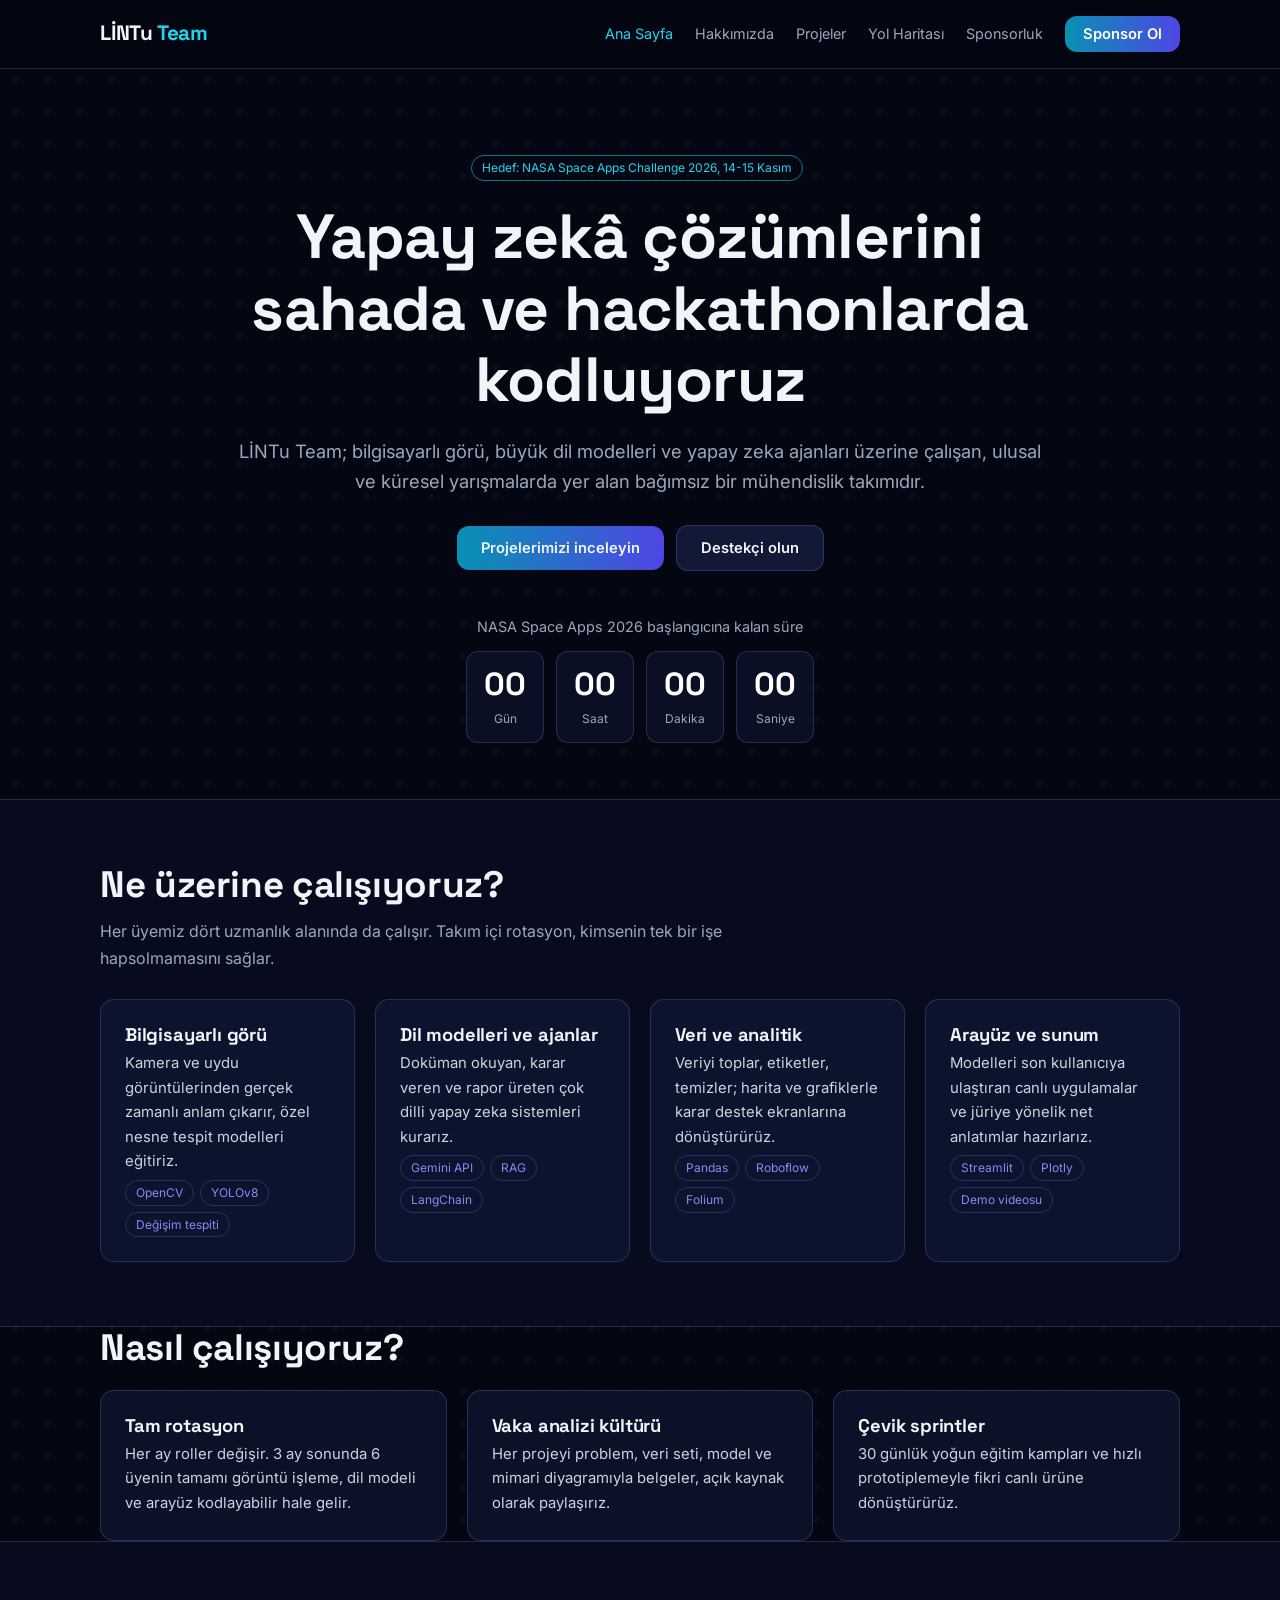
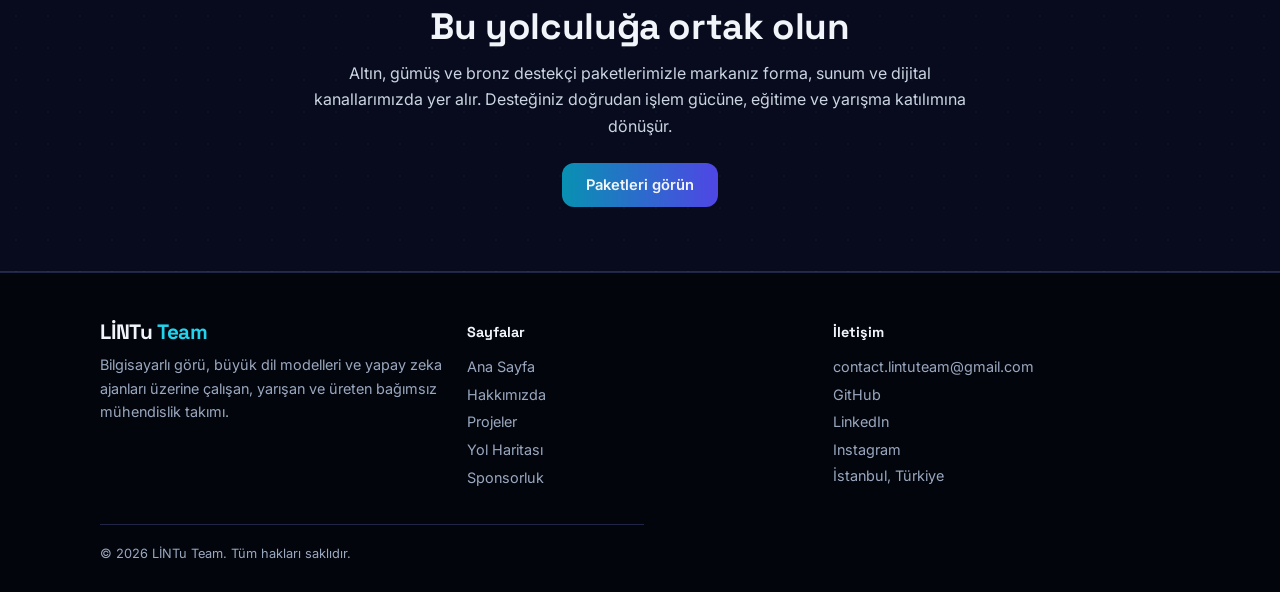
<file: index.html>
<!DOCTYPE html><html lang="tr"><head><meta charset="utf-8"><meta name="viewport" content="width=device-width,initial-scale=1"><link rel="preconnect" href="https://fonts.googleapis.com"><link href="https://fonts.googleapis.com/css2?family=Inter:wght@400;600&family=Space+Grotesk:wght@500;700&display=swap" rel="stylesheet"><link rel="stylesheet" href="style.css"><title>LİNTu Team | Yapay Zeka ve Mühendislik Takımı</title><meta name="description" content="LİNTu Team: NASA Space Apps, YTÜ Hackathon ve küresel yarışmalarda bilgisayarlı görü ve dil modelleri geliştiren 6 kişilik yapay zeka takımı."></head><body data-p="index"><div id="hd"></div><main>
<section class="hero w c"><span class="tag go">Hedef: NASA Space Apps Challenge 2026, 14-15 Kasım</span>
<h1 style="margin-top:20px">Yapay zekâ çözümlerini<br>sahada ve hackathonlarda kodluyoruz</h1>
<p class="lead mu">LİNTu Team; bilgisayarlı görü, büyük dil modelleri ve yapay zeka ajanları üzerine çalışan, ulusal ve küresel yarışmalarda yer alan bağımsız bir mühendislik takımıdır.</p>
<a class="btn p" href="projeler.html">Projelerimizi inceleyin</a><a class="btn" href="sponsorluk.html">Destekçi olun</a>
<p class="mu" style="margin-top:44px;font-size:.9rem">NASA Space Apps 2026 başlangıcına kalan süre</p><div id="cd" aria-live="off"></div></section>
<section class="alt"><div class="w"><h2>Ne üzerine çalışıyoruz?</h2><p class="mu">Her üyemiz dört uzmanlık alanında da çalışır. Takım içi rotasyon, kimsenin tek bir işe hapsolmamasını sağlar.</p>
<div class="g g4" style="margin-top:28px">
<div class="card"><h3>Bilgisayarlı görü</h3><p>Kamera ve uydu görüntülerinden gerçek zamanlı anlam çıkarır, özel nesne tespit modelleri eğitiriz.</p><span class="tag">OpenCV</span><span class="tag">YOLOv8</span><span class="tag">Değişim tespiti</span></div>
<div class="card"><h3>Dil modelleri ve ajanlar</h3><p>Doküman okuyan, karar veren ve rapor üreten çok dilli yapay zeka sistemleri kurarız.</p><span class="tag">Gemini API</span><span class="tag">RAG</span><span class="tag">LangChain</span></div>
<div class="card"><h3>Veri ve analitik</h3><p>Veriyi toplar, etiketler, temizler; harita ve grafiklerle karar destek ekranlarına dönüştürürüz.</p><span class="tag">Pandas</span><span class="tag">Roboflow</span><span class="tag">Folium</span></div>
<div class="card"><h3>Arayüz ve sunum</h3><p>Modelleri son kullanıcıya ulaştıran canlı uygulamalar ve jüriye yönelik net anlatımlar hazırlarız.</p><span class="tag">Streamlit</span><span class="tag">Plotly</span><span class="tag">Demo videosu</span></div></div></div></section>
<section class="w"><h2>Nasıl çalışıyoruz?</h2><div class="g g3" style="margin-top:20px">
<div class="card"><h3>Tam rotasyon</h3><p>Her ay roller değişir. 3 ay sonunda 6 üyenin tamamı görüntü işleme, dil modeli ve arayüz kodlayabilir hale gelir.</p></div>
<div class="card"><h3>Vaka analizi kültürü</h3><p>Her projeyi problem, veri seti, model ve mimari diyagramıyla belgeler, açık kaynak olarak paylaşırız.</p></div>
<div class="card"><h3>Çevik sprintler</h3><p>30 günlük yoğun eğitim kampları ve hızlı prototiplemeyle fikri canlı ürüne dönüştürürüz.</p></div></div></section>
<section class="alt c"><div class="w"><h2>Bu yolculuğa ortak olun</h2><p>Altın, gümüş ve bronz destekçi paketlerimizle markanız forma, sunum ve dijital kanallarımızda yer alır. Desteğiniz doğrudan işlem gücüne, eğitime ve yarışma katılımına dönüşür.</p><a class="btn p" style="margin-top:24px" href="sponsorluk.html">Paketleri görün</a></div></section>
</main><div id="ft"></div><script src="site.js"></script></body></html>
</file>
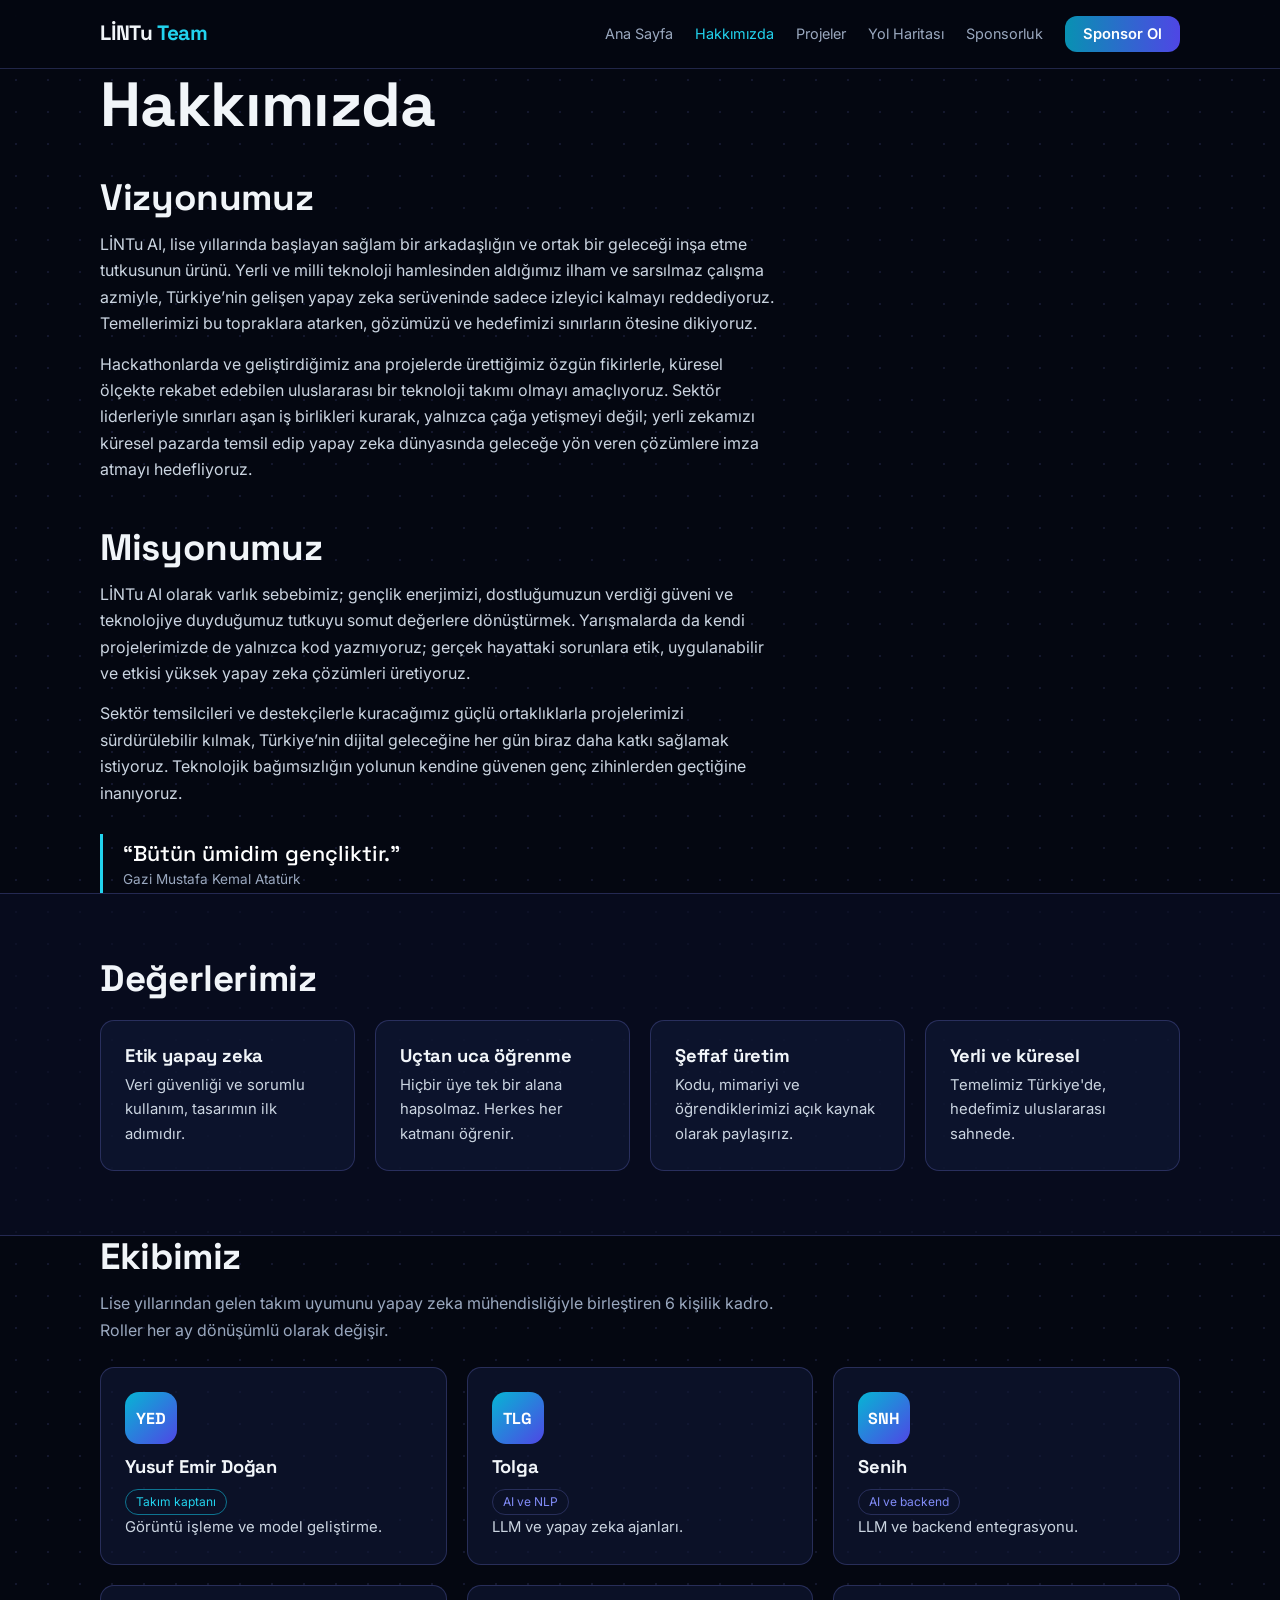
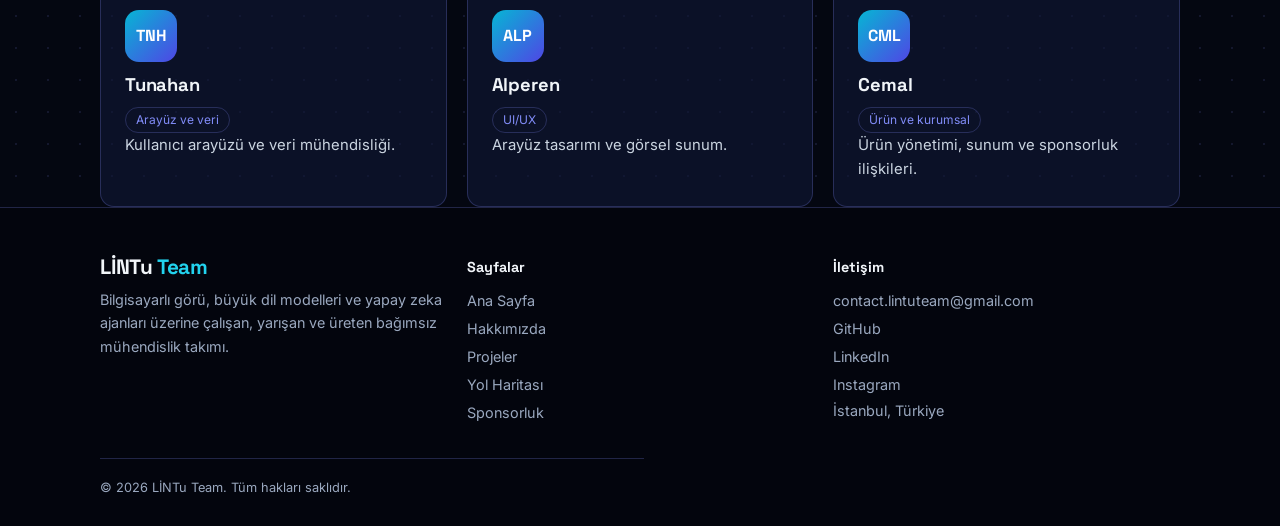
<file: hakkimizda.html>
<!DOCTYPE html><html lang="tr"><head><meta charset="utf-8"><meta name="viewport" content="width=device-width,initial-scale=1"><link rel="preconnect" href="https://fonts.googleapis.com"><link href="https://fonts.googleapis.com/css2?family=Inter:wght@400;600&family=Space+Grotesk:wght@500;700&display=swap" rel="stylesheet"><link rel="stylesheet" href="style.css"><title>Hakkımızda | LİNTu Team</title><meta name="description" content="LİNTu Team'in vizyonu, misyonu, değerleri ve 6 kişilik kadrosu."></head><body data-p="hakkimizda"><div id="hd"></div><main>
<section class="w"><h1>Hakkımızda</h1><h2 style="margin-top:36px">Vizyonumuz</h2>
<p>LİNTu AI, lise yıllarında başlayan sağlam bir arkadaşlığın ve ortak bir geleceği inşa etme tutkusunun ürünü. Yerli ve milli teknoloji hamlesinden aldığımız ilham ve sarsılmaz çalışma azmiyle, Türkiye’nin gelişen yapay zeka serüveninde sadece izleyici kalmayı reddediyoruz. Temellerimizi bu topraklara atarken, gözümüzü ve hedefimizi sınırların ötesine dikiyoruz.</p>
<p style="margin-top:14px">Hackathonlarda ve geliştirdiğimiz ana projelerde ürettiğimiz özgün fikirlerle, küresel ölçekte rekabet edebilen uluslararası bir teknoloji takımı olmayı amaçlıyoruz. Sektör liderleriyle sınırları aşan iş birlikleri kurarak, yalnızca çağa yetişmeyi değil; yerli zekamızı küresel pazarda temsil edip yapay zeka dünyasında geleceğe yön veren çözümlere imza atmayı hedefliyoruz.</p>
<h2 style="margin-top:44px">Misyonumuz</h2>
<p>LİNTu AI olarak varlık sebebimiz; gençlik enerjimizi, dostluğumuzun verdiği güveni ve teknolojiye duyduğumuz tutkuyu somut değerlere dönüştürmek. Yarışmalarda da kendi projelerimizde de yalnızca kod yazmıyoruz; gerçek hayattaki sorunlara etik, uygulanabilir ve etkisi yüksek yapay zeka çözümleri üretiyoruz.</p>
<p style="margin-top:14px">Sektör temsilcileri ve destekçilerle kuracağımız güçlü ortaklıklarla projelerimizi sürdürülebilir kılmak, Türkiye’nin dijital geleceğine her gün biraz daha katkı sağlamak istiyoruz. Teknolojik bağımsızlığın yolunun kendine güvenen genç zihinlerden geçtiğine inanıyoruz.</p>
<blockquote class="q">“Bütün ümidim gençliktir.”<small>Gazi Mustafa Kemal Atatürk</small></blockquote></section>
<section class="alt"><div class="w"><h2>Değerlerimiz</h2><div class="g g4" style="margin-top:20px">
<div class="card"><h3>Etik yapay zeka</h3><p>Veri güvenliği ve sorumlu kullanım, tasarımın ilk adımıdır.</p></div>
<div class="card"><h3>Uçtan uca öğrenme</h3><p>Hiçbir üye tek bir alana hapsolmaz. Herkes her katmanı öğrenir.</p></div>
<div class="card"><h3>Şeffaf üretim</h3><p>Kodu, mimariyi ve öğrendiklerimizi açık kaynak olarak paylaşırız.</p></div>
<div class="card"><h3>Yerli ve küresel</h3><p>Temelimiz Türkiye'de, hedefimiz uluslararası sahnede.</p></div></div></div></section>
<section class="w"><h2>Ekibimiz</h2><p class="mu">Lise yıllarından gelen takım uyumunu yapay zeka mühendisliğiyle birleştiren 6 kişilik kadro. Roller her ay dönüşümlü olarak değişir.</p>
<div class="g g3" style="margin-top:24px">
<div class="card"><div class="av">YED</div><h3>Yusuf Emir Doğan</h3><span class="tag go">Takım kaptanı</span><p>Görüntü işleme ve model geliştirme.</p></div>
<div class="card"><div class="av">TLG</div><h3>Tolga</h3><span class="tag">AI ve NLP</span><p>LLM ve yapay zeka ajanları.</p></div>
<div class="card"><div class="av">SNH</div><h3>Senih</h3><span class="tag">AI ve backend</span><p>LLM ve backend entegrasyonu.</p></div>
<div class="card"><div class="av">TNH</div><h3>Tunahan</h3><span class="tag">Arayüz ve veri</span><p>Kullanıcı arayüzü ve veri mühendisliği.</p></div>
<div class="card"><div class="av">ALP</div><h3>Alperen</h3><span class="tag">UI/UX</span><p>Arayüz tasarımı ve görsel sunum.</p></div>
<div class="card"><div class="av">CML</div><h3>Cemal</h3><span class="tag">Ürün ve kurumsal</span><p>Ürün yönetimi, sunum ve sponsorluk ilişkileri.</p></div></div></section>
</main><div id="ft"></div><script src="site.js"></script></body></html>
</file>
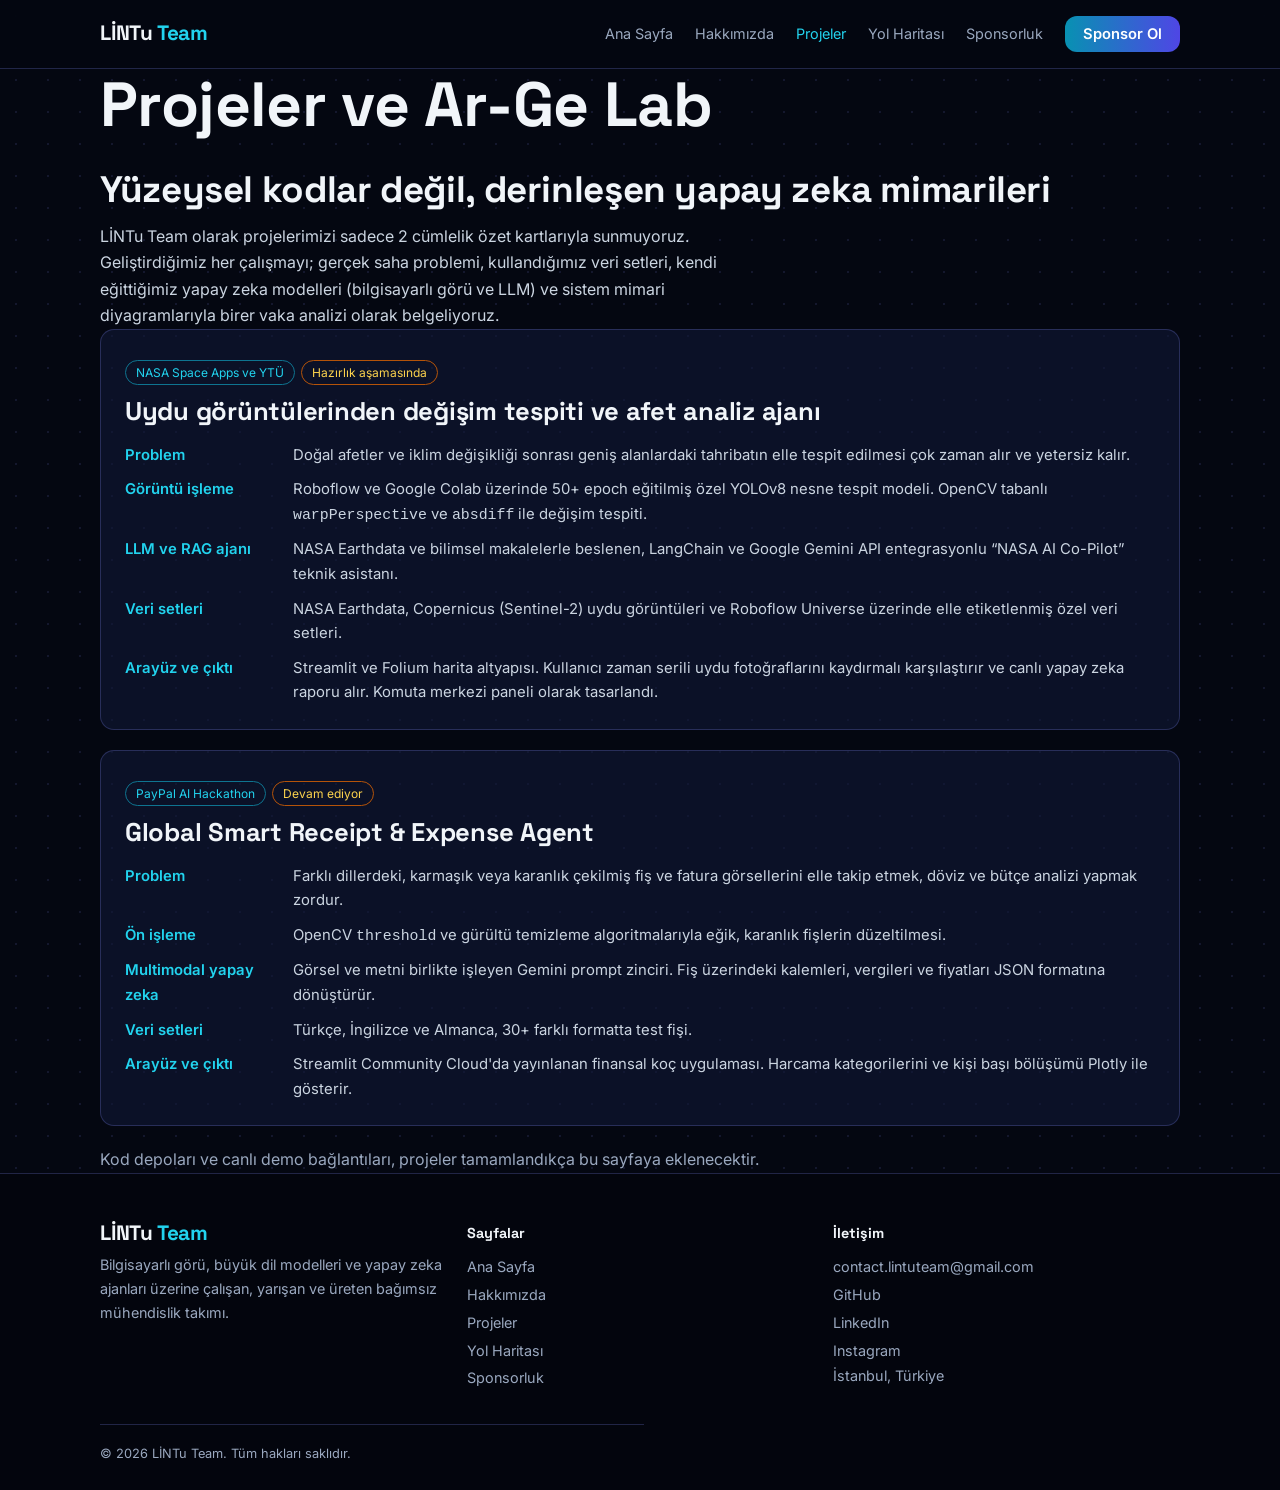
<file: projeler.html>
<!DOCTYPE html><html lang="tr"><head><meta charset="utf-8"><meta name="viewport" content="width=device-width,initial-scale=1"><link rel="preconnect" href="https://fonts.googleapis.com"><link href="https://fonts.googleapis.com/css2?family=Inter:wght@400;600&family=Space+Grotesk:wght@500;700&display=swap" rel="stylesheet"><link rel="stylesheet" href="style.css"><title>Projeler ve Ar-Ge Lab | LİNTu Team</title><meta name="description" content="LİNTu Team projeleri: uydu görüntülerinden değişim tespiti ve çok dilli akıllı fiş ajanı vaka analizleri."></head><body data-p="projeler"><div id="hd"></div><main>
<section class="w"><h1>Projeler ve Ar-Ge Lab</h1><h2 style="margin-top:28px">Yüzeysel kodlar değil, derinleşen yapay zeka mimarileri</h2>
<p>LİNTu Team olarak projelerimizi sadece 2 cümlelik özet kartlarıyla sunmuyoruz. Geliştirdiğimiz her çalışmayı; gerçek saha problemi, kullandığımız veri setleri, kendi eğittiğimiz yapay zeka modelleri (bilgisayarlı görü ve LLM) ve sistem mimari diyagramlarıyla birer vaka analizi olarak belgeliyoruz.</p></section>
<section class="w" style="padding-top:0"><div class="g">
<article class="card"><span class="tag go">NASA Space Apps ve YTÜ</span><span class="tag wip">Hazırlık aşamasında</span><h2 style="margin-top:12px;font-size:1.6rem">Uydu görüntülerinden değişim tespiti ve afet analiz ajanı</h2>
<dl><dt>Problem</dt><dd>Doğal afetler ve iklim değişikliği sonrası geniş alanlardaki tahribatın elle tespit edilmesi çok zaman alır ve yetersiz kalır.</dd>
<dt>Görüntü işleme</dt><dd>Roboflow ve Google Colab üzerinde 50+ epoch eğitilmiş özel YOLOv8 nesne tespit modeli. OpenCV tabanlı <code>warpPerspective</code> ve <code>absdiff</code> ile değişim tespiti.</dd>
<dt>LLM ve RAG ajanı</dt><dd>NASA Earthdata ve bilimsel makalelerle beslenen, LangChain ve Google Gemini API entegrasyonlu “NASA AI Co-Pilot” teknik asistanı.</dd>
<dt>Veri setleri</dt><dd>NASA Earthdata, Copernicus (Sentinel-2) uydu görüntüleri ve Roboflow Universe üzerinde elle etiketlenmiş özel veri setleri.</dd>
<dt>Arayüz ve çıktı</dt><dd>Streamlit ve Folium harita altyapısı. Kullanıcı zaman serili uydu fotoğraflarını kaydırmalı karşılaştırır ve canlı yapay zeka raporu alır. Komuta merkezi paneli olarak tasarlandı.</dd></dl></article>
<article class="card"><span class="tag go">PayPal AI Hackathon</span><span class="tag wip">Devam ediyor</span><h2 style="margin-top:12px;font-size:1.6rem">Global Smart Receipt & Expense Agent</h2>
<dl><dt>Problem</dt><dd>Farklı dillerdeki, karmaşık veya karanlık çekilmiş fiş ve fatura görsellerini elle takip etmek, döviz ve bütçe analizi yapmak zordur.</dd>
<dt>Ön işleme</dt><dd>OpenCV <code>threshold</code> ve gürültü temizleme algoritmalarıyla eğik, karanlık fişlerin düzeltilmesi.</dd>
<dt>Multimodal yapay zeka</dt><dd>Görsel ve metni birlikte işleyen Gemini prompt zinciri. Fiş üzerindeki kalemleri, vergileri ve fiyatları JSON formatına dönüştürür.</dd>
<dt>Veri setleri</dt><dd>Türkçe, İngilizce ve Almanca, 30+ farklı formatta test fişi.</dd>
<dt>Arayüz ve çıktı</dt><dd>Streamlit Community Cloud'da yayınlanan finansal koç uygulaması. Harcama kategorilerini ve kişi başı bölüşümü Plotly ile gösterir.</dd></dl></article>
</div><p class="mu" style="margin-top:20px">Kod depoları ve canlı demo bağlantıları, projeler tamamlandıkça bu sayfaya eklenecektir.</p></section>
</main><div id="ft"></div><script src="site.js"></script></body></html>
</file>
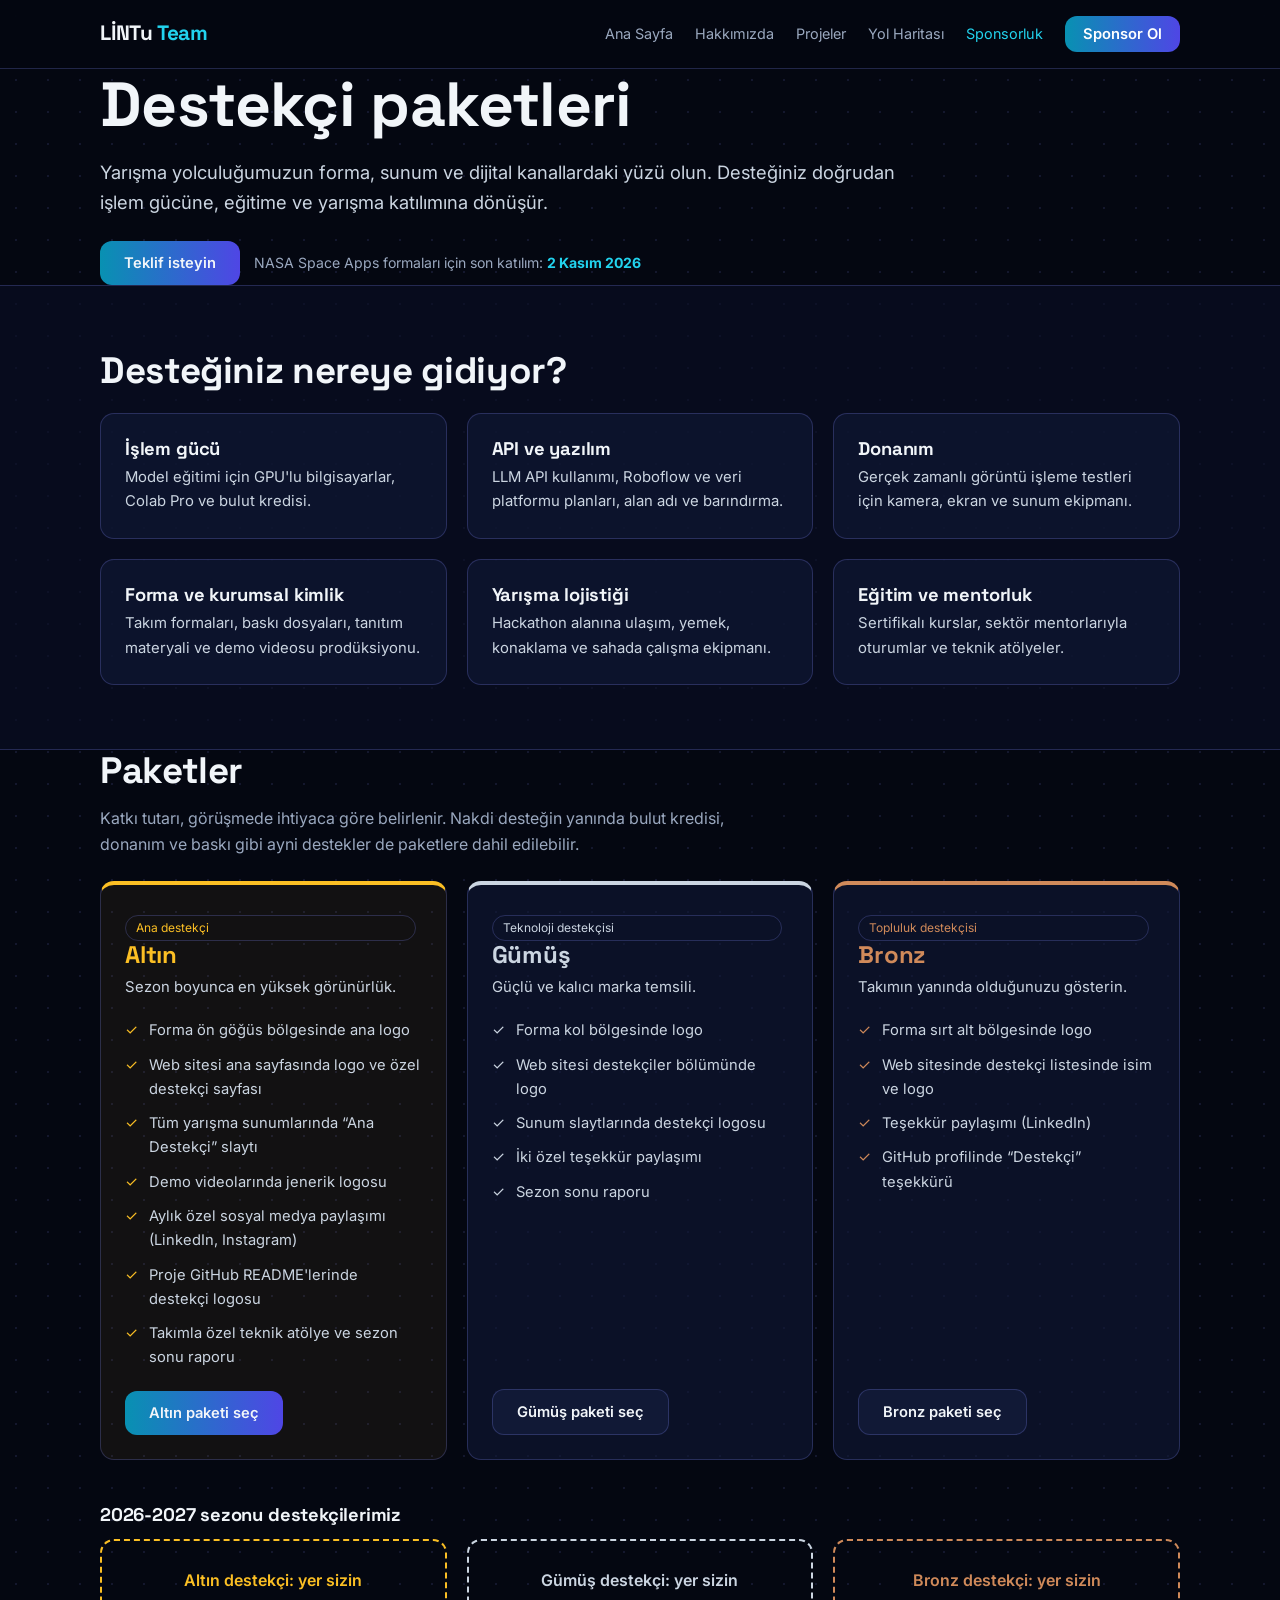
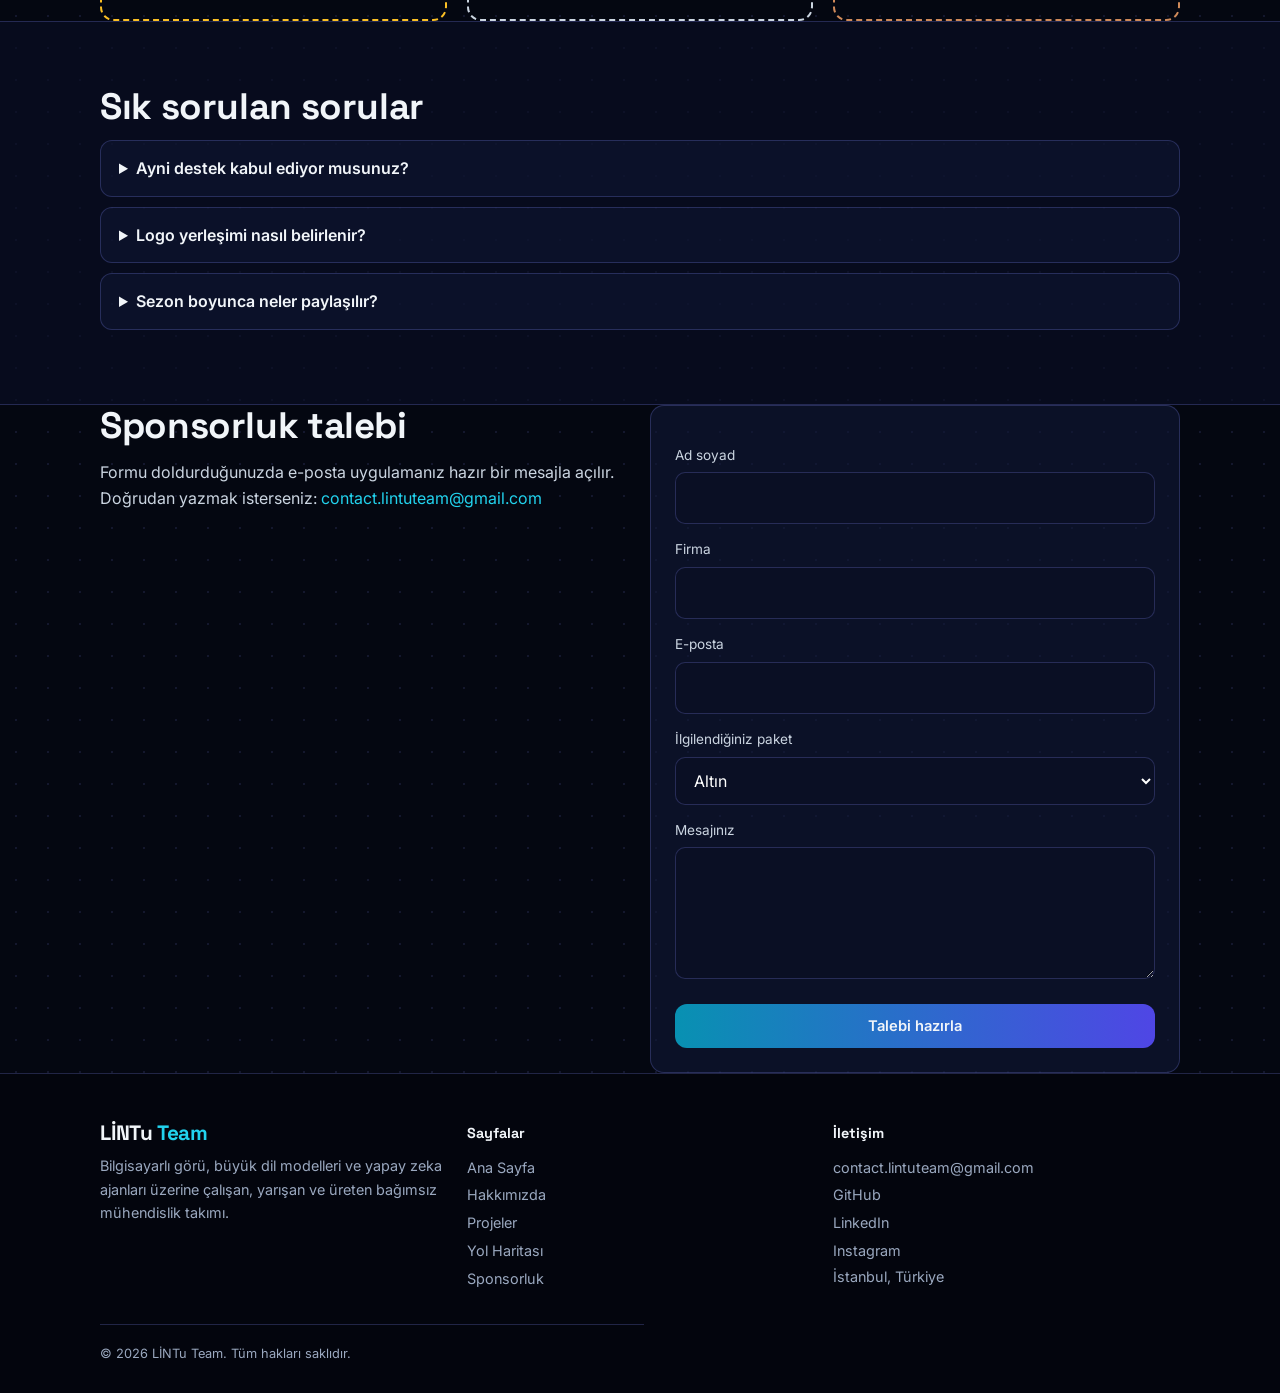
<file: sponsorluk.html>
<!DOCTYPE html><html lang="tr"><head><meta charset="utf-8"><meta name="viewport" content="width=device-width,initial-scale=1"><link rel="preconnect" href="https://fonts.googleapis.com"><link href="https://fonts.googleapis.com/css2?family=Inter:wght@400;600&family=Space+Grotesk:wght@500;700&display=swap" rel="stylesheet"><link rel="stylesheet" href="style.css"><title>Sponsorluk ve Destekçi Paketleri | LİNTu Team</title><meta name="description" content="LİNTu Team altın, gümüş ve bronz destekçi paketleri. Forma, sunum ve dijital kanallarda marka görünürlüğü."></head><body data-p="sponsorluk"><div id="hd"></div><main>
<section class="w"><h1>Destekçi paketleri</h1><p class="lead">Yarışma yolculuğumuzun forma, sunum ve dijital kanallardaki yüzü olun. Desteğiniz doğrudan işlem gücüne, eğitime ve yarışma katılımına dönüşür.</p>
<a class="btn p" style="margin-top:24px" href="#basvuru">Teklif isteyin</a> <span class="mu" style="margin-left:10px;font-size:.88rem">NASA Space Apps formaları için son katılım: <b style="color:var(--cy)">2 Kasım 2026</b></span></section>
<section class="alt"><div class="w"><h2>Desteğiniz nereye gidiyor?</h2><div class="g g3" style="margin-top:20px">
<div class="card"><h3>İşlem gücü</h3><p>Model eğitimi için GPU'lu bilgisayarlar, Colab Pro ve bulut kredisi.</p></div>
<div class="card"><h3>API ve yazılım</h3><p>LLM API kullanımı, Roboflow ve veri platformu planları, alan adı ve barındırma.</p></div>
<div class="card"><h3>Donanım</h3><p>Gerçek zamanlı görüntü işleme testleri için kamera, ekran ve sunum ekipmanı.</p></div>
<div class="card"><h3>Forma ve kurumsal kimlik</h3><p>Takım formaları, baskı dosyaları, tanıtım materyali ve demo videosu prodüksiyonu.</p></div>
<div class="card"><h3>Yarışma lojistiği</h3><p>Hackathon alanına ulaşım, yemek, konaklama ve sahada çalışma ekipmanı.</p></div>
<div class="card"><h3>Eğitim ve mentorluk</h3><p>Sertifikalı kurslar, sektör mentorlarıyla oturumlar ve teknik atölyeler.</p></div></div></div></section>
<section class="w"><h2>Paketler</h2><p class="mu">Katkı tutarı, görüşmede ihtiyaca göre belirlenir. Nakdi desteğin yanında bulut kredisi, donanım ve baskı gibi ayni destekler de paketlere dahil edilebilir.</p>
<div class="g g3" style="margin-top:24px">
<div class="card tier gold"><span class="tag" style="color:var(--gold)">Ana destekçi</span><h3>Altın</h3><p>Sezon boyunca en yüksek görünürlük.</p><ul class="ck"><li>Forma ön göğüs bölgesinde ana logo</li><li>Web sitesi ana sayfasında logo ve özel destekçi sayfası</li><li>Tüm yarışma sunumlarında “Ana Destekçi” slaytı</li><li>Demo videolarında jenerik logosu</li><li>Aylık özel sosyal medya paylaşımı (LinkedIn, Instagram)</li><li>Proje GitHub README'lerinde destekçi logosu</li><li>Takımla özel teknik atölye ve sezon sonu raporu</li></ul><div class="f"><a class="btn p" href="#basvuru">Altın paketi seç</a></div></div>
<div class="card tier silver"><span class="tag" style="color:var(--sil)">Teknoloji destekçisi</span><h3>Gümüş</h3><p>Güçlü ve kalıcı marka temsili.</p><ul class="ck"><li>Forma kol bölgesinde logo</li><li>Web sitesi destekçiler bölümünde logo</li><li>Sunum slaytlarında destekçi logosu</li><li>İki özel teşekkür paylaşımı</li><li>Sezon sonu raporu</li></ul><div class="f"><a class="btn" href="#basvuru">Gümüş paketi seç</a></div></div>
<div class="card tier bronze"><span class="tag" style="color:var(--bro)">Topluluk destekçisi</span><h3>Bronz</h3><p>Takımın yanında olduğunuzu gösterin.</p><ul class="ck"><li>Forma sırt alt bölgesinde logo</li><li>Web sitesinde destekçi listesinde isim ve logo</li><li>Teşekkür paylaşımı (LinkedIn)</li><li>GitHub profilinde “Destekçi” teşekkürü</li></ul><div class="f"><a class="btn" href="#basvuru">Bronz paketi seç</a></div></div></div>
<h3 style="margin-top:44px">2026-2027 sezonu destekçilerimiz</h3><div class="g g3" style="margin-top:14px"><div class="slot gold">Altın destekçi: yer sizin</div><div class="slot silver">Gümüş destekçi: yer sizin</div><div class="slot bronze">Bronz destekçi: yer sizin</div></div></section>
<section class="alt"><div class="w"><h2>Sık sorulan sorular</h2>
<details><summary>Ayni destek kabul ediyor musunuz?</summary><p>Evet. GPU, bulut veya API kredisi, donanım ve baskı hizmetleri değerine göre uygun pakete denk getirilir.</p></details>
<details><summary>Logo yerleşimi nasıl belirlenir?</summary><p>Yerleşim, paket seviyesine göre sponsorla birlikte kararlaştırılır. Forma baskısından önce tasarım onayınıza sunulur.</p></details>
<details><summary>Sezon boyunca neler paylaşılır?</summary><p>Yarışma sonuçları, proje çıktıları ve sezon sonu raporu düzenli olarak destekçilerle paylaşılır.</p></details></div></section>
<section class="w" id="basvuru"><div class="g g2"><div><h2>Sponsorluk talebi</h2><p>Formu doldurduğunuzda e-posta uygulamanız hazır bir mesajla açılır. Doğrudan yazmak isterseniz: <a href="mailto:contact.lintuteam@gmail.com" style="color:var(--cy)">contact.lintuteam@gmail.com</a></p></div>
<form id="fm" class="card"><label for="ad">Ad soyad</label><input id="ad" name="ad" required><label for="firma">Firma</label><input id="firma" name="firma" required><label for="mail">E-posta</label><input id="mail" name="mail" type="email" required><label for="paket">İlgilendiğiniz paket</label><select id="paket" name="paket"><option>Altın</option><option>Gümüş</option><option>Bronz</option><option>Ayni destek</option><option>Henüz karar vermedim</option></select><label for="msg">Mesajınız</label><textarea id="msg" name="msg" rows="4" required></textarea><button class="btn p" style="margin-top:18px;width:100%" type="submit">Talebi hazırla</button></form></div></section>
</main><div id="ft"></div><script src="site.js"></script></body></html>
</file>
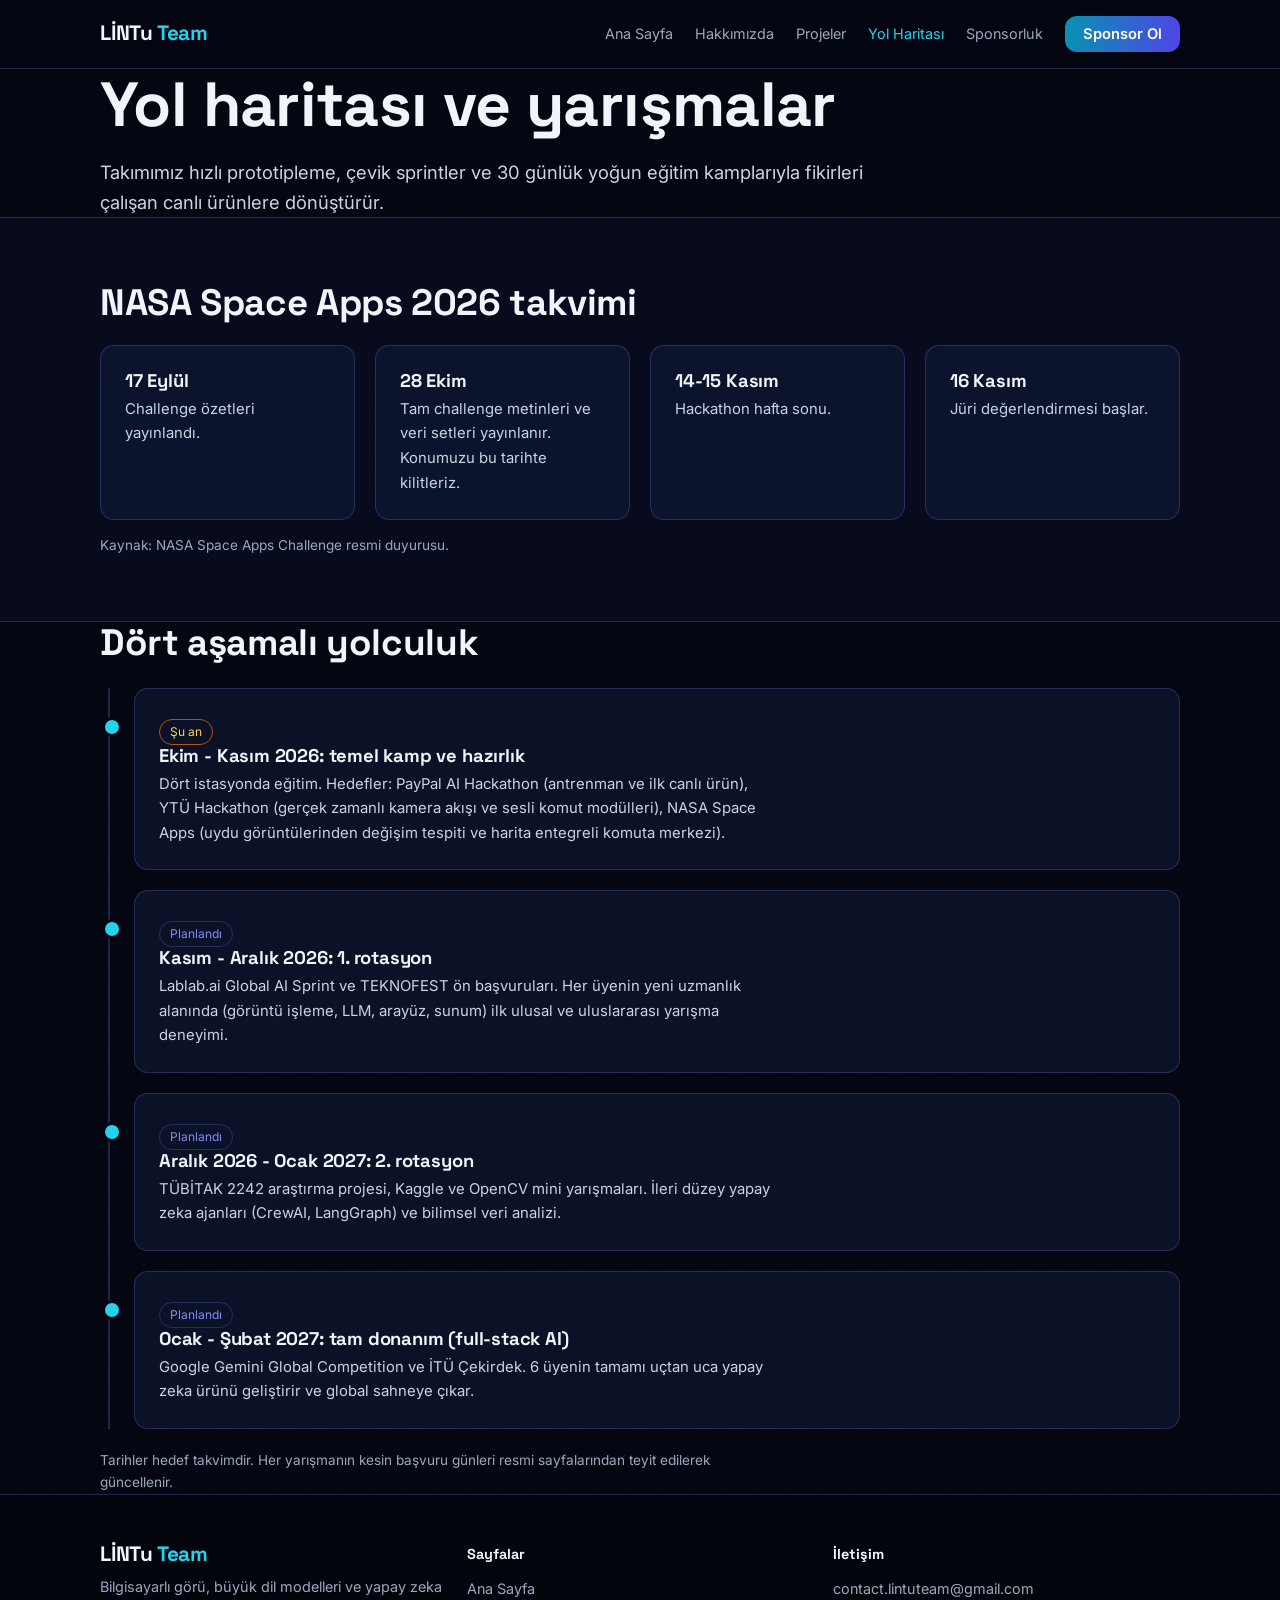
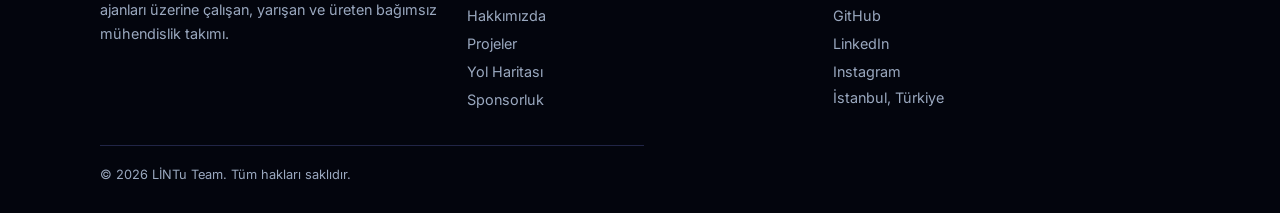
<file: yol-haritasi.html>
<!DOCTYPE html><html lang="tr"><head><meta charset="utf-8"><meta name="viewport" content="width=device-width,initial-scale=1"><link rel="preconnect" href="https://fonts.googleapis.com"><link href="https://fonts.googleapis.com/css2?family=Inter:wght@400;600&family=Space+Grotesk:wght@500;700&display=swap" rel="stylesheet"><link rel="stylesheet" href="style.css"><title>Yol Haritası ve Yarışmalar | LİNTu Team</title><meta name="description" content="LİNTu Team'in Ekim 2026 - Şubat 2027 yarışma takvimi ve kilometre taşları."></head><body data-p="yol-haritasi"><div id="hd"></div><main>
<section class="w"><h1>Yol haritası ve yarışmalar</h1><p class="lead">Takımımız hızlı prototipleme, çevik sprintler ve 30 günlük yoğun eğitim kamplarıyla fikirleri çalışan canlı ürünlere dönüştürür.</p></section>
<section class="alt"><div class="w"><h2>NASA Space Apps 2026 takvimi</h2><div class="g g4" style="margin-top:20px">
<div class="card"><h3>17 Eylül</h3><p>Challenge özetleri yayınlandı.</p></div><div class="card"><h3>28 Ekim</h3><p>Tam challenge metinleri ve veri setleri yayınlanır. Konumuzu bu tarihte kilitleriz.</p></div>
<div class="card"><h3>14-15 Kasım</h3><p>Hackathon hafta sonu.</p></div><div class="card"><h3>16 Kasım</h3><p>Jüri değerlendirmesi başlar.</p></div></div>
<p class="mu" style="margin-top:14px;font-size:.85rem">Kaynak: NASA Space Apps Challenge resmi duyurusu.</p></div></section>
<section class="w"><h2>Dört aşamalı yolculuk</h2><div class="tl" style="margin-top:24px">
<div class="card"><span class="tag wip">Şu an</span><h3>Ekim - Kasım 2026: temel kamp ve hazırlık</h3><p>Dört istasyonda eğitim. Hedefler: PayPal AI Hackathon (antrenman ve ilk canlı ürün), YTÜ Hackathon (gerçek zamanlı kamera akışı ve sesli komut modülleri), NASA Space Apps (uydu görüntülerinden değişim tespiti ve harita entegreli komuta merkezi).</p></div>
<div class="card"><span class="tag">Planlandı</span><h3>Kasım - Aralık 2026: 1. rotasyon</h3><p>Lablab.ai Global AI Sprint ve TEKNOFEST ön başvuruları. Her üyenin yeni uzmanlık alanında (görüntü işleme, LLM, arayüz, sunum) ilk ulusal ve uluslararası yarışma deneyimi.</p></div>
<div class="card"><span class="tag">Planlandı</span><h3>Aralık 2026 - Ocak 2027: 2. rotasyon</h3><p>TÜBİTAK 2242 araştırma projesi, Kaggle ve OpenCV mini yarışmaları. İleri düzey yapay zeka ajanları (CrewAI, LangGraph) ve bilimsel veri analizi.</p></div>
<div class="card"><span class="tag">Planlandı</span><h3>Ocak - Şubat 2027: tam donanım (full-stack AI)</h3><p>Google Gemini Global Competition ve İTÜ Çekirdek. 6 üyenin tamamı uçtan uca yapay zeka ürünü geliştirir ve global sahneye çıkar.</p></div></div>
<p class="mu" style="font-size:.85rem">Tarihler hedef takvimdir. Her yarışmanın kesin başvuru günleri resmi sayfalarından teyit edilerek güncellenir.</p></section>
</main><div id="ft"></div><script src="site.js"></script></body></html>
</file>
<file: style.css>
:root{--bg:#040711;--s1:#0a0f24;--s2:#111936;--tx:#f1f5f9;--mu:#9aa8bf;--cy:#22d3ee;--in:#818cf8;--ln:rgba(129,140,248,.24);--gold:#fbbf24;--sil:#cbd5e1;--bro:#d08a5a}
*{box-sizing:border-box;margin:0}
html{scroll-behavior:smooth}
body{font:16px/1.65 Inter,system-ui,sans-serif;background:var(--bg) radial-gradient(rgba(129,140,248,.12) 1px,transparent 1px) 0 0/32px 32px;color:var(--tx)}
h1,h2,h3,.lg{font-family:'Space Grotesk',sans-serif;line-height:1.15;letter-spacing:-.01em}
h1{font-size:clamp(2.2rem,6vw,3.9rem)}h2{font-size:clamp(1.6rem,3.5vw,2.3rem);margin-bottom:12px}h3{font-size:1.15rem;margin-bottom:6px}
a{color:inherit;text-decoration:none}p,li{color:#cbd5e1}p{max-width:68ch}.mu{color:var(--mu)}
.w{max-width:1120px;margin:auto;padding:0 20px}section{padding:64px 0}.alt{background:rgba(10,15,36,.65);border-block:1px solid var(--ln)}
.c{text-align:center}.c p{margin-inline:auto}.lead{font-size:1.15rem;margin-top:16px}
header{position:sticky;top:0;z-index:9;background:rgba(4,7,17,.9);backdrop-filter:blur(12px);border-bottom:1px solid var(--ln)}
.nv{display:flex;align-items:center;justify-content:space-between;height:68px}.lg{font-weight:700;font-size:1.3rem}.lg b{color:var(--cy)}
nav{display:flex;gap:22px;font-size:.9rem;color:var(--mu);align-items:center}nav a:hover,nav a.on{color:var(--cy)}nav .btn{color:#fff;padding:9px 18px}
#mb{display:none;background:none;border:1px solid var(--ln);color:var(--tx);border-radius:8px;padding:6px 14px;font:inherit}
.btn{display:inline-block;padding:13px 24px;border-radius:12px;font:600 .92rem Inter,sans-serif;border:1px solid var(--ln);cursor:pointer;color:var(--tx);background:var(--s2)}
.btn.p{background:linear-gradient(90deg,#0891b2,#4f46e5);border:0}.btn:hover{filter:brightness(1.15)}
:focus-visible{outline:2px solid var(--cy);outline-offset:2px}
.g{display:grid;gap:20px}.g2{grid-template-columns:repeat(2,1fr)}.g3{grid-template-columns:repeat(3,1fr)}.g4{grid-template-columns:repeat(4,1fr)}
.card{background:rgba(17,25,54,.62);border:1px solid var(--ln);border-radius:14px;padding:24px}.card p{font-size:.93rem}
.tag{display:inline-block;font-size:.75rem;padding:2px 10px;border-radius:99px;border:1px solid var(--ln);color:var(--in);margin:6px 6px 0 0}
.ok{color:#6ee7b7;border-color:#047857}.wip{color:#fcd34d;border-color:#b45309}.go{color:var(--cy);border-color:#0e7490}
.hero{padding:80px 0 56px}.hero p{margin:20px auto 0}.hero .btn{margin:28px 6px 0}
#cd{display:flex;gap:12px;justify-content:center;margin-top:12px}#cd div{min-width:78px;padding:12px 8px;border-radius:12px;border:1px solid var(--ln);background:var(--s1)}
#cd b{display:block;font:700 2rem 'Space Grotesk';color:#fff}#cd span{font-size:.75rem;color:var(--mu)}
.q{border-left:3px solid var(--cy);padding:6px 0 6px 20px;margin-top:28px;font:500 1.35rem 'Space Grotesk';color:#fff}.q small{display:block;font:400 .85rem Inter;color:var(--mu);margin-top:4px}
.av{width:52px;height:52px;border-radius:14px;display:grid;place-items:center;font:700 1rem 'Space Grotesk';color:#fff;background:linear-gradient(135deg,#06b6d4,#4f46e5);margin-bottom:12px}
dl{display:grid;grid-template-columns:150px 1fr;gap:10px 18px;margin-top:16px;font-size:.93rem}dt{color:var(--cy);font-weight:600}dd{color:#cbd5e1}
.tl{border-left:2px solid var(--ln);margin-left:8px}.tl .card{margin:0 0 20px 24px;position:relative}.tl .card:before{content:"";position:absolute;left:-33px;top:28px;width:14px;height:14px;border-radius:50%;background:var(--cy);border:3px solid var(--bg)}
.tier{border-top:4px solid var(--c);display:flex;flex-direction:column}.tier h3{color:var(--c);font-size:1.5rem}.tier .f{margin-top:auto;padding-top:16px}
.gold{--c:var(--gold)}.silver{--c:var(--sil)}.bronze{--c:var(--bro)}.tier.gold{background:rgba(251,191,36,.06)}
ul.ck{list-style:none;padding:0;margin-top:14px}ul.ck li{padding:5px 0 5px 24px;position:relative;font-size:.92rem}ul.ck li:before{content:"✓";position:absolute;left:0;color:var(--c,var(--cy))}
.slot{border:2px dashed var(--c);border-radius:14px;padding:26px 12px;text-align:center;color:var(--c);font-weight:600}
details{border:1px solid var(--ln);border-radius:12px;padding:14px 18px;margin-bottom:10px;background:rgba(17,25,54,.5)}summary{cursor:pointer;font-weight:600}details p{margin-top:8px}
label{display:block;font-size:.85rem;margin:14px 0 6px;color:#cbd5e1}input,select,textarea{width:100%;padding:12px 14px;border-radius:10px;border:1px solid var(--ln);background:var(--s1);color:#fff;font:inherit}
footer{border-top:1px solid var(--ln);background:#03050d;padding:48px 0 28px;font-size:.9rem}footer h4{margin-bottom:8px;font-family:'Space Grotesk'}footer a{display:block;color:var(--mu);padding:2px 0}footer a:hover{color:var(--cy)}.cp{margin-top:32px;padding-top:18px;border-top:1px solid var(--ln);color:var(--mu);font-size:.8rem}
#ts{position:fixed;bottom:20px;right:20px;max-width:320px;padding:14px 18px;border-radius:12px;background:var(--s2);border:1px solid var(--cy);display:none;z-index:20}
@media(max-width:860px){.g2,.g3,.g4{grid-template-columns:1fr}dl{grid-template-columns:1fr}#mb{display:block}nav{display:none;position:absolute;top:68px;left:0;right:0;flex-direction:column;align-items:flex-start;background:var(--s1);padding:16px 20px;border-bottom:1px solid var(--ln)}nav.o{display:flex}#cd div{min-width:64px}}
@media(prefers-reduced-motion:reduce){html{scroll-behavior:auto}}
</file>
